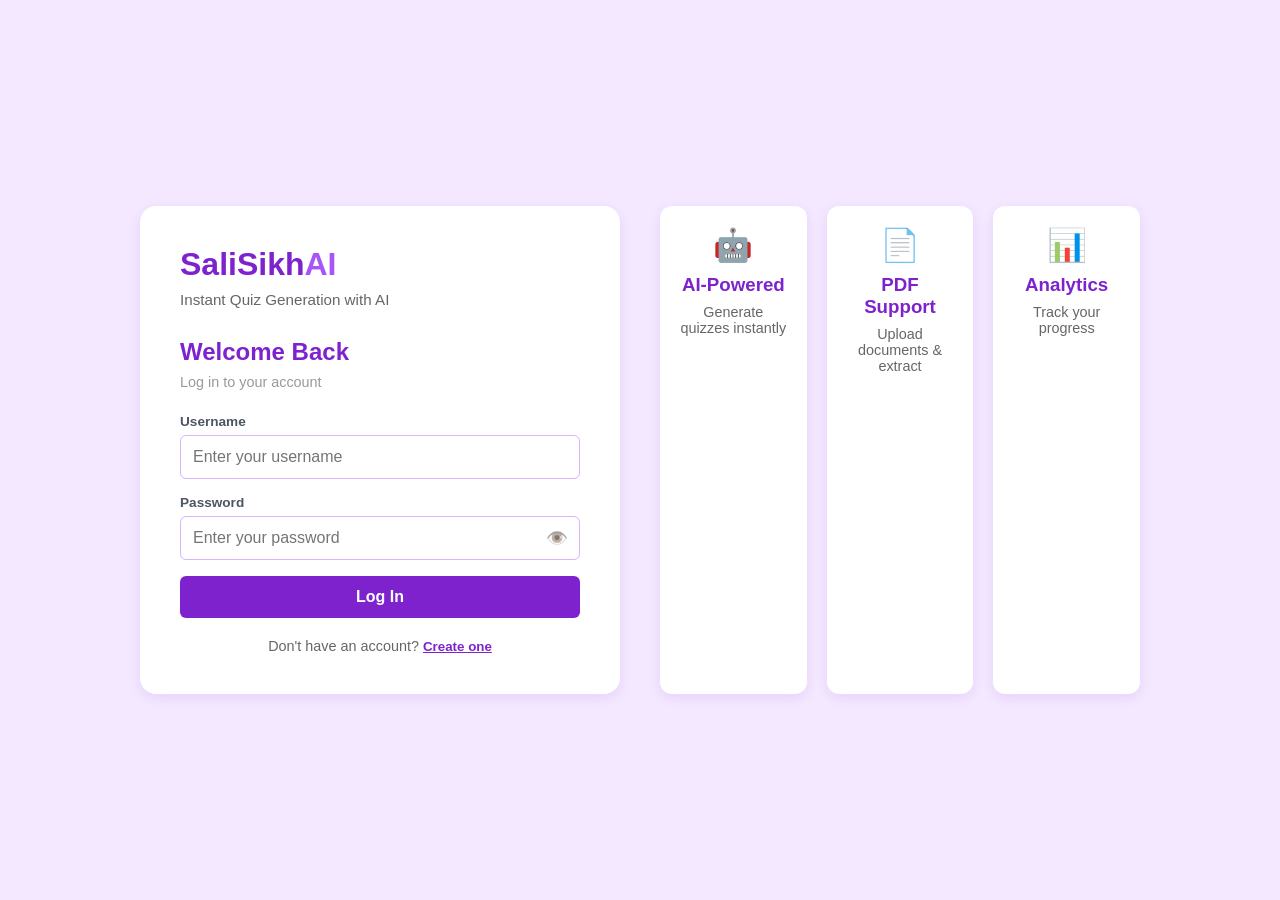
<file: static/index.html>
<!DOCTYPE html>
<html lang="en">
<head>
    <meta charset="UTF-8">
    <meta name="viewport" content="width=device-width, initial-scale=1.0">
    <meta name="theme-color" content="#7e22ce">
    <meta name="description" content="SaliSikhay - AI-Powered Quiz Generation Platform">
    <title>SaliSikhay - Quiz Generator</title>
    <link rel="manifest" href="/manifest.json">
    <link rel="icon" type="image/png" href="data:image/svg+xml,<svg xmlns='http://www.w3.org/2000/svg' viewBox='0 0 192 192'><rect fill='%237e22ce' width='192' height='192'/><text x='96' y='140' font-size='100' font-weight='bold' text-anchor='middle' fill='white'>Q</text></svg>">
    <link rel="stylesheet" href="/static/style.css">
</head>
<body class="auth-body">
    <div class="auth-container">
        <div class="auth-card">
            <div class="logo-section">
                <h1>SaliSikh<span>AI</span></h1>
                <p class="tagline">Instant Quiz Generation with AI</p>
            </div>

            <!-- Login Form -->
            <div id="login-section" class="auth-form active">
                <h2>Welcome Back</h2>
                <p class="subtitle">Log in to your account</p>
                
                <form id="login-form">
                    <div class="input-group">
                        <label for="login-username">Username</label>
                        <input type="text" id="login-username" placeholder="Enter your username" required>
                    </div>
                    
                    <div class="input-group">
                        <label for="login-password">Password</label>
                        <div class="password-wrapper">
                            <input type="password" id="login-password" placeholder="Enter your password" required>
                            <span class="toggle-password" id="toggle-login-password">👁️</span>
                        </div>
                    </div>

                    <p id="login-error" class="error-message"></p>
                    <button type="submit" class="primary-btn">Log In</button>
                </form>

                <p class="auth-switch">Don't have an account? <button class="link-btn" onclick="switchForm('register')">Create one</button></p>
            </div>

            <!-- Register Form -->
            <div id="register-section" class="auth-form">
                <h2>Create Account</h2>
                <p class="subtitle">Join SaliSikhayAI today</p>
                
                <form id="register-form">
                    <div class="input-group">
                        <label for="reg-username">Username</label>
                        <input type="text" id="reg-username" placeholder="Choose a username" required>
                    </div>

                    <div class="input-group">
                        <label for="reg-email">Email</label>
                        <input type="email" id="reg-email" placeholder="Enter your email" required>
                    </div>
                    
                    <div class="input-group">
                        <label for="reg-password">Password</label>
                        <div class="password-wrapper">
                            <input type="password" id="reg-password" placeholder="Min. 8 characters" required>
                            <span class="toggle-password" id="toggle-reg-password">👁️</span>
                        </div>
                    </div>

                    <p id="reg-error" class="error-message"></p>
                    <button type="submit" class="primary-btn">Sign Up</button>
                </form>

                <p class="auth-switch">Already have an account? <button class="link-btn" onclick="switchForm('login')">Log in</button></p>
            </div>
        </div>

        <div class="features-section">
            <div class="feature">
                <span class="feature-icon">🤖</span>
                <h3>AI-Powered</h3>
                <p>Generate quizzes instantly</p>
            </div>
            <div class="feature">
                <span class="feature-icon">📄</span>
                <h3>PDF Support</h3>
                <p>Upload documents &amp; extract</p>
            </div>
            <div class="feature">
                <span class="feature-icon">📊</span>
                <h3>Analytics</h3>
                <p>Track your progress</p>
            </div>
        </div>
    </div>

    <script src="/static/app.js"></script>
</body>
</html>
</file>
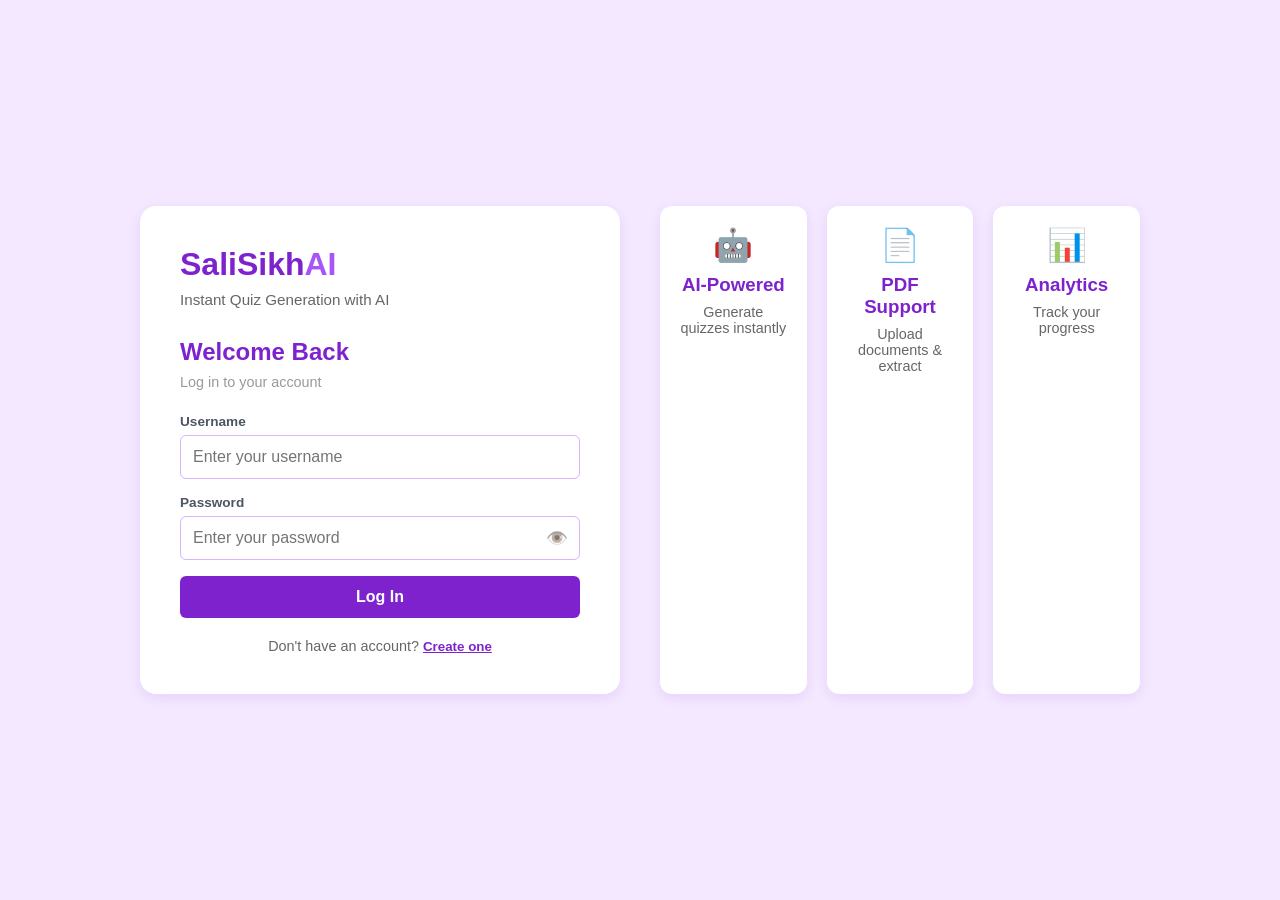
<file: static/dashboard.html>
<!DOCTYPE html>
<html lang="en">
<head>
    <meta charset="UTF-8">
    <meta name="viewport" content="width=device-width, initial-scale=1.0">
    <meta name="theme-color" content="#7e22ce">
    <title>Dashboard - SaliSikhayAI</title>
    <link rel="manifest" href="/manifest.json">
    <link rel="stylesheet" href="/static/style.css">
</head>
<body class="dashboard-body">
    <nav class="navbar">
        <div class="nav-container">
            <h1 class="logo">⚡ SaliSikh<span>AI</span></h1>
            <div class="user-profile">
                <span id="welcome-message">Welcome, User</span>
                <button id="logout-btn" class="logout-link">Log Out</button>
            </div>
        </div>
    </nav>

    <main class="dashboard-container">
        
        <section class="generator-section">
            <h2>Generate New Quizzes</h2>
            <p class="section-desc">Create study quizzes in seconds using AI or upload your documents.</p>
            
            <div class="generator-grid">
                <!-- AI Topic Generator -->
                <div class="gen-card prompt-box">
                    <h3>📝 AI Topic Generator</h3>
                    <form id="ai-generation-form">
                        <div class="input-group">
                            <label for="ai-prompt">What topic would you like to study?</label>
                            <textarea id="ai-prompt" placeholder="e.g., Photosynthesis, JavaScript Promises, World War II..." required></textarea>
                        </div>
                        <div class="input-group">
                            <label for="num-questions">Number of Questions</label>
                            <select id="num-questions" class="form-select" required>
                                <option value="">Select number of questions</option>
                                <option value="5">5 Questions</option>
                                <option value="10">10 Questions</option>
                                <option value="15">15 Questions</option>
                                <option value="20">20 Questions</option>
                            </select>
                        </div>
                        <button type="submit" id="generate-btn" class="primary-btn">✨ Generate with AI</button>
                    </form>
                </div>

                <!-- PDF Upload -->
                <div class="gen-card upload-box" id="drop-zone">
                    <div class="upload-icon">📁</div>
                    <h3>📄 Upload Document</h3>
                    <p>Drag &amp; drop your PDF or text file</p>
                    <span class="file-dummy-btn">Browse Files</span>
                    <input type="file" id="file-input" style="display: none;" accept=".pdf,.txt,application/pdf,text/plain" aria-hidden="true">
                    <div class="input-group" style="margin-top: 15px; pointer-events: auto;">
                        <label for="pdf-num-questions" style="pointer-events: none;">Questions</label>
                        <select id="pdf-num-questions" class="form-select" required style="pointer-events: auto;">
                            <option value="5" selected>5 Questions</option>
                            <option value="10">10 Questions</option>
                            <option value="15">15 Questions</option>
                        </select>
                    </div>
                </div>
            </div>

            <!-- Upload Progress -->
            <div id="upload-progress" class="upload-progress hidden">
                <div class="progress-bar">
                    <div class="progress-fill" id="progress-fill"></div>
                </div>
                <p id="progress-text">Processing...</p>
            </div>
        </section>

        <hr class="section-divider">

        <!-- Filters & Stats -->
        <section class="stats-section">
            <div class="stat-card">
                <div class="stat-value" id="total-quizzes">0</div>
                <div class="stat-label">Quizzes Created</div>
            </div>
            <div class="stat-card">
                <div class="stat-value" id="total-attempts">0</div>
                <div class="stat-label">Attempts Completed</div>
            </div>
            <div class="stat-card">
                <div class="stat-value" id="avg-score">0%</div>
                <div class="stat-label">Average Score</div>
            </div>
        </section>

        <hr class="section-divider">

        <section class="decks-section">
            <div class="section-header">
                <h2>Your Quizzes</h2>
                <div class="filter-group">
                    <select id="sort-filter" class="form-select">
                        <option value="recent">Most Recent</option>
                        <option value="oldest">Oldest First</option>
                        <option value="name">Name (A-Z)</option>
                    </select>
                </div>
            </div>
            
            <div class="decks-grid" id="decks-container">
                <div class="loading-spinner">Loading quizzes...</div>
            </div>
        </section>

    </main>

    <!-- Modal for Quiz Confirmation -->
    <div id="quiz-modal" class="modal hidden">
        <div class="modal-content">
            <button class="modal-close" onclick="closeModal()">&times;</button>
            <h3 id="modal-title">Start Quiz</h3>
            <p id="modal-description"></p>
            <div class="modal-buttons">
                <button class="secondary-btn" onclick="closeModal()">Cancel</button>
                <button class="primary-btn" id="start-quiz-btn">Start Quiz</button>
            </div>
        </div>
    </div>

    <script src="/static/app.js"></script>
    <script src="/static/dashboard.js"></script>
    <script src="/static/voice-control.js"></script>
</body>
</html>
</file>
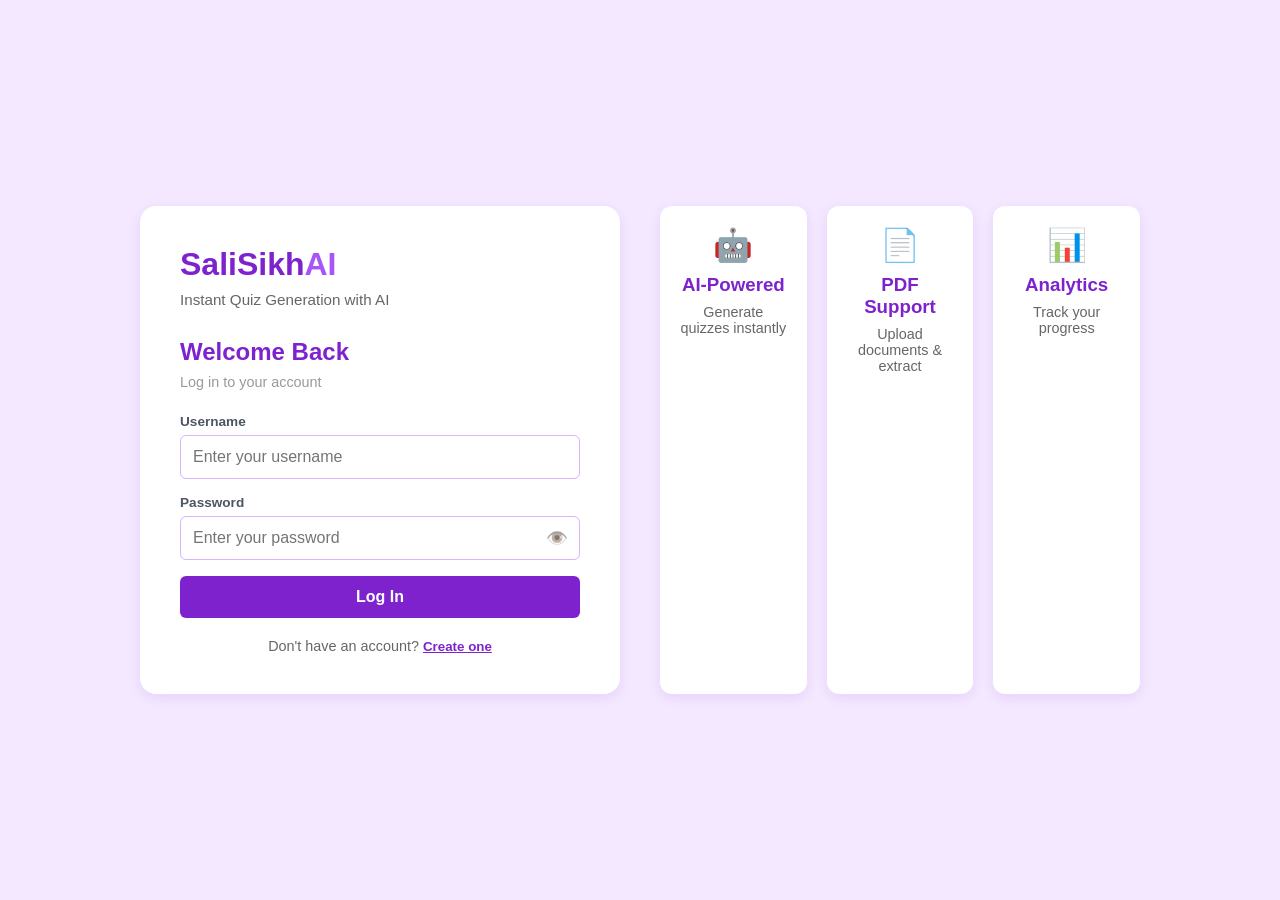
<file: static/quiz.html>
<!DOCTYPE html>
<html lang="en">
<head>
    <meta charset="UTF-8">
    <meta name="viewport" content="width=device-width, initial-scale=1.0">
    <meta name="theme-color" content="#7e22ce">
    <title>Quiz - SaliSikhayAI</title>
    <link rel="manifest" href="/manifest.json">
    <link rel="stylesheet" href="/static/style.css">
</head>
<body class="quiz-body">
    <nav class="quiz-navbar">
        <div class="quiz-nav-container">
            <button class="back-btn" onclick="goBack()">← Back</button>
            <h2 id="quiz-title">Quiz</h2>
            <div class="quiz-timer">
                <span id="timer">00:00</span>
            </div>
        </div>
    </nav>

    <main class="quiz-container">
        <div class="quiz-content">
            <!-- Progress Bar -->
            <div class="progress-section">
                <div class="progress-bar">
                    <div class="progress-fill" id="progress-fill"></div>
                </div>
                <p class="progress-text"><span id="current-question">1</span> of <span id="total-questions">10</span></p>
            </div>

            <!-- Question Display -->
            <div class="question-section">
                <div class="question-badge" id="question-badge">Question 1</div>
                <h3 id="question-text"></h3>

                <!-- Options Container -->
                <div class="options-container" id="options-container"></div>

                <!-- Answer Feedback -->
                <div id="answer-feedback" class="answer-feedback hidden"></div>
            </div>

            <!-- Navigation Buttons -->
            <div class="quiz-controls">
                <button id="prev-btn" class="secondary-btn" onclick="previousQuestion()">← Previous</button>
                <button id="next-btn" class="primary-btn" onclick="nextQuestion()">Next →</button>
            </div>
        </div>

        <!-- Question Navigator Sidebar (Mobile-friendly) -->
        <aside class="question-navigator">
            <h4>Questions</h4>
            <div id="question-navigator" class="navigator-grid"></div>
        </aside>
    </main>

    <script src="/static/app.js"></script>
    <script src="/static/quiz.js"></script>
</body>
</html>
</file>
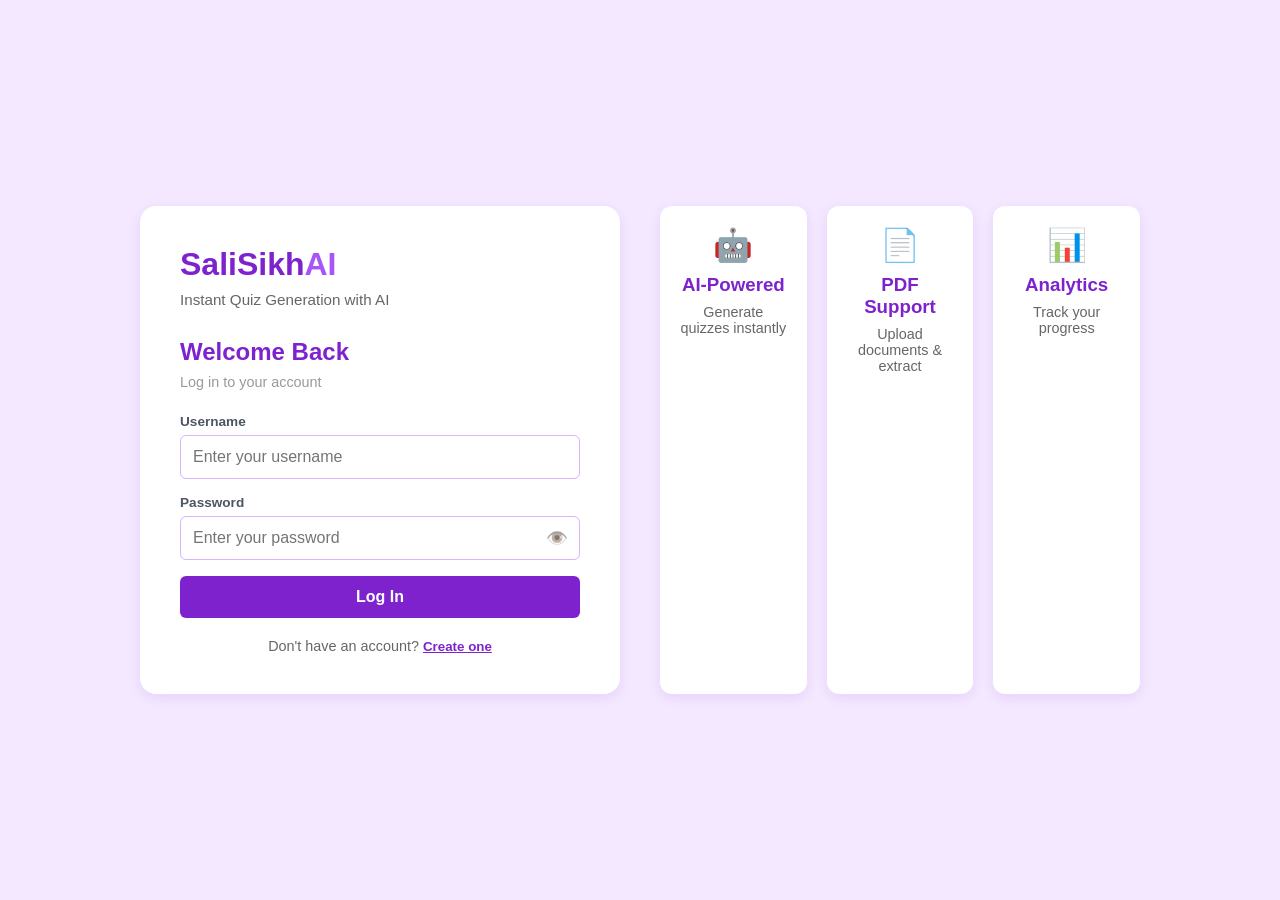
<file: static/results.html>
<!DOCTYPE html>
<html lang="en">
<head>
    <meta charset="UTF-8">
    <meta name="viewport" content="width=device-width, initial-scale=1.0">
    <meta name="theme-color" content="#7e22ce">
    <title>Results - SaliSikhayAI</title>
    <link rel="manifest" href="/manifest.json">
    <link rel="stylesheet" href="/static/style.css">
</head>
<body class="results-body">
    <nav class="navbar">
        <div class="nav-container">
            <h1 class="logo">⚡ SaliSikh<span>AI</span></h1>
            <a href="dashboard.html" class="back-link">← Dashboard</a>
        </div>
    </nav>

    <main class="results-container">
        <div class="results-card">
            <!-- Score Display -->
            <div class="score-display">
                <div class="score-circle" id="score-circle">
                    <div class="score-inner">
                        <span class="score-number" id="score-number">0</span>
                        <span class="score-percent">%</span>
                    </div>
                </div>
                <h2 id="result-message">Great Job!</h2>
                <p id="result-subtitle">You've completed the quiz</p>
            </div>

            <!-- Stats -->
            <div class="results-stats">
                <div class="stat-item">
                    <span class="stat-label">Correct Answers</span>
                    <span class="stat-value" id="stat-correct">0/0</span>
                </div>
                <div class="stat-item">
                    <span class="stat-label">Time Taken</span>
                    <span class="stat-value" id="stat-time">0s</span>
                </div>
                <div class="stat-item">
                    <span class="stat-label">Accuracy</span>
                    <span class="stat-value" id="stat-accuracy">0%</span>
                </div>
            </div>

            <!-- Detailed Results -->
            <div class="detailed-results">
                <h3>Review Your Answers</h3>
                <div id="results-list" class="results-list"></div>
            </div>

            <!-- Action Buttons -->
            <div class="results-actions">
                <button class="secondary-btn" onclick="retakeQuiz()">↻ Retake Quiz</button>
                <button class="primary-btn" onclick="goToDashboard()">Back to Dashboard</button>
            </div>
        </div>
    </main>

    <script src="/static/app.js"></script>
    <script src="/static/results.js"></script>
</body>
</html>
</file>
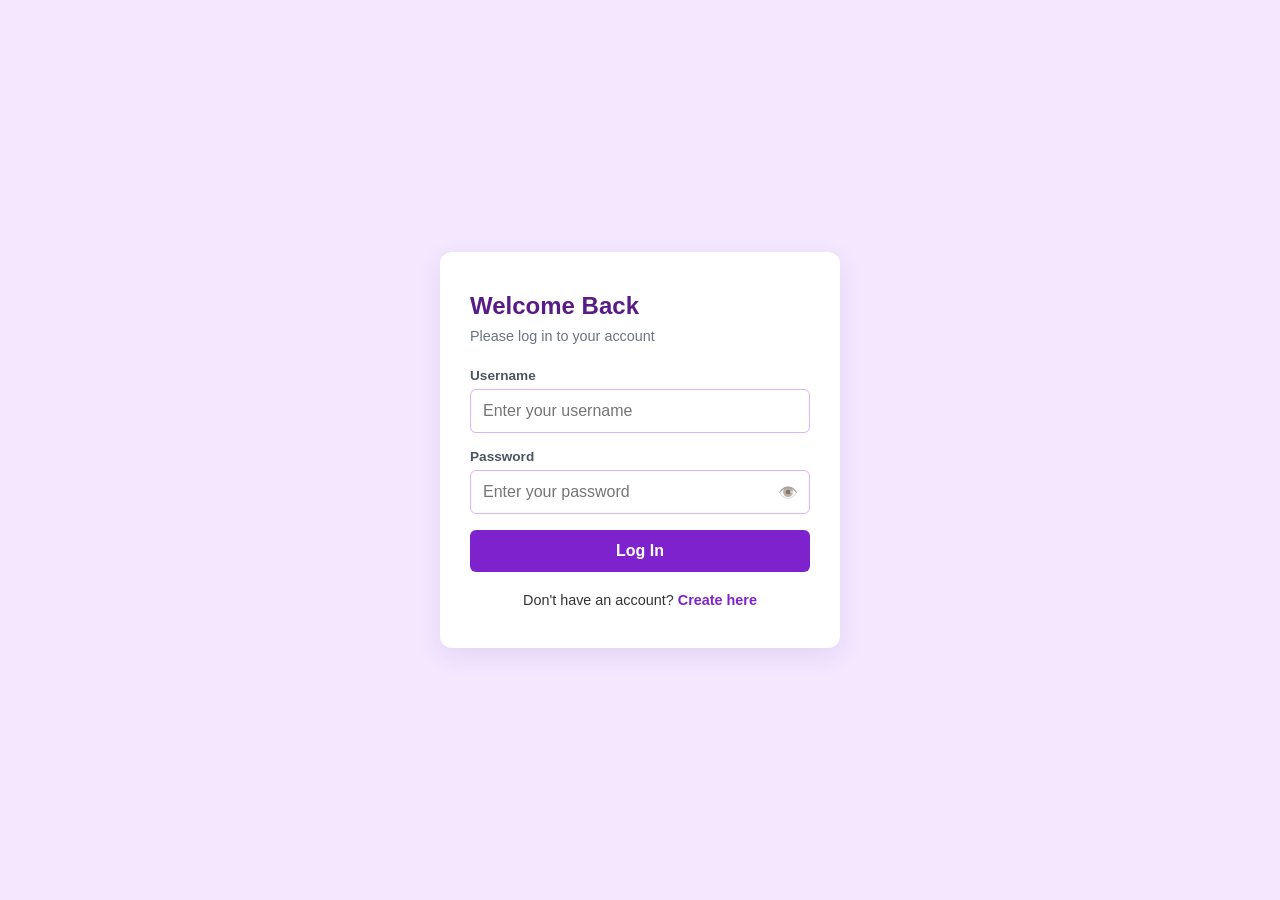
<file: SaliSikhay/SaliSikhay-Educational-System-main/main/login.html>
<!DOCTYPE html>
<html lang="en">
<head>
    <meta charset="UTF-8">
    <meta name="viewport" content="width=device-width, initial-scale=1.0">
    <title>Login System</title>
    <link rel="stylesheet" href="style.css">
</head>
<body>
    <div class="container">
        <h2>Welcome Back</h2>
        <p class="subtitle">Please log in to your account</p>
        
        <form id="login-form">
            <div class="input-group">
                <label for="login-username">Username</label>
                <input type="text" id="login-username" placeholder="Enter your username" required>
            </div>
            
            <div class="input-group">
                <label for="login-password">Password</label>
                <div class="password-wrapper">
                    <input type="password" id="login-password" placeholder="Enter your password" required>
                    <span class="toggle-password" id="toggle-login-password">👁️</span>
                </div>
            </div>

            <p id="login-error" class="error-message"></p>
            
            <button type="submit" class="primary-btn">Log In</button>
        </form>

        <p class="footer-text">Don't have an account? <a href="register.html" class="highlight-link">Create here</a></p>
    </div>

    <script src="script.js"></script>
</body>
</html>
</file>
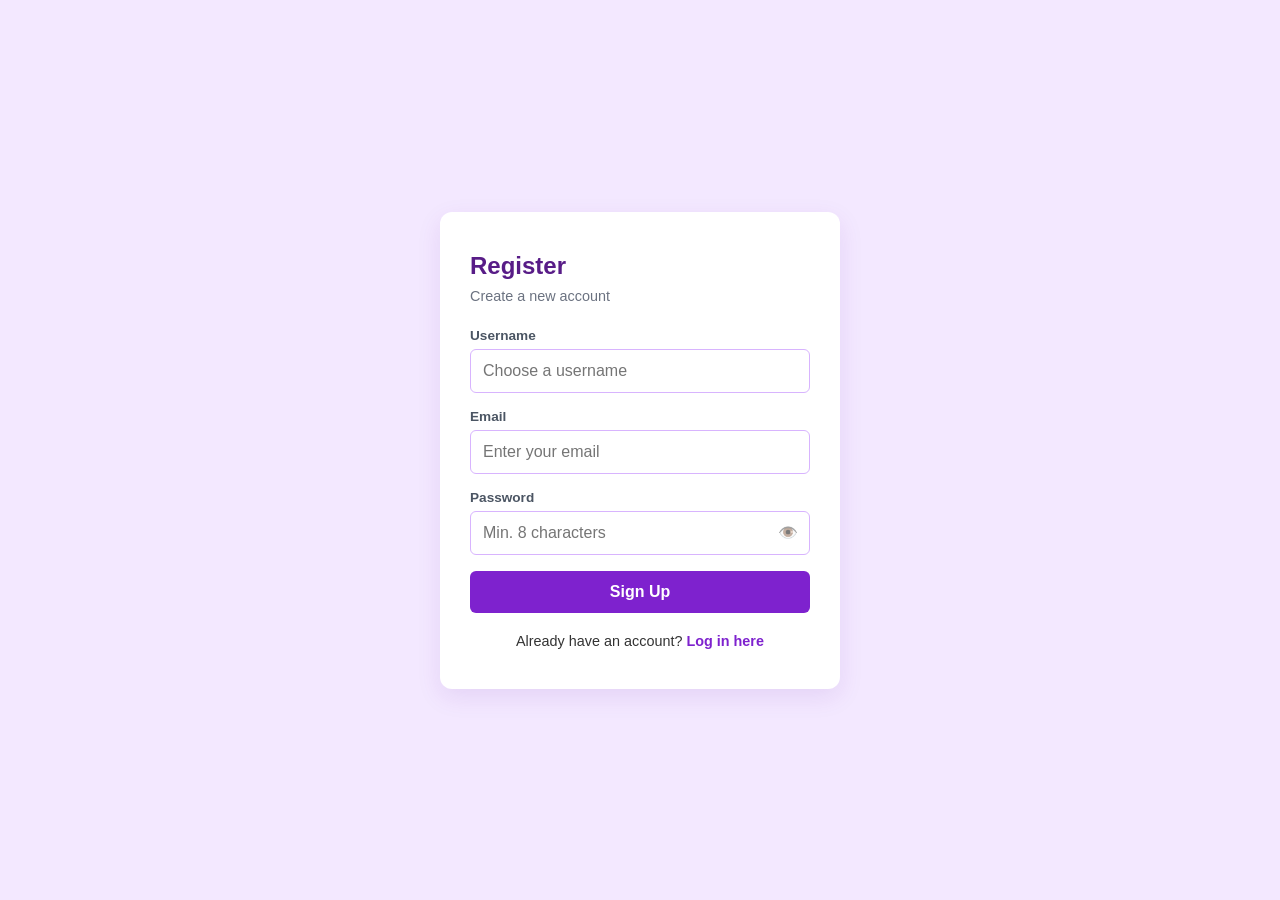
<file: SaliSikhay/SaliSikhay-Educational-System-main/main/register.html>
<!DOCTYPE html>
<html lang="en">
<head>
    <meta charset="UTF-8">
    <meta name="viewport" content="width=device-width, initial-scale=1.0">
    <title>Create an Account</title>
    <link rel="stylesheet" href="style.css">
</head>
<body>
    <div class="container">
        <h2>Register</h2>
        <p class="subtitle">Create a new account</p>
        
        <form id="register-form">
            <div class="input-group">
                <label for="reg-username">Username</label>
                <input type="text" id="reg-username" placeholder="Choose a username" required>
            </div>

            <div class="input-group">
                <label for="reg-email">Email</label>
                <input type="email" id="reg-email" placeholder="Enter your email" required>
            </div>
            
            <div class="input-group">
                <label for="reg-password">Password</label>
                <div class="password-wrapper">
                    <input type="password" id="reg-password" placeholder="Min. 8 characters" required>
                    <span class="toggle-password" id="toggle-reg-password">👁️</span>
                </div>
            </div>

            <p id="reg-error" class="error-message"></p>
            
            <button type="submit" class="primary-btn">Sign Up</button>
        </form>

        <p class="footer-text">Already have an account? <a href="login.html" class="highlight-link">Log in here</a></p>
    </div>

    <script src="script.js"></script>
</body>
</html>
</file>
<file: static/style.css>
/* Base Reset and Font */
* {
    margin: 0;
    padding: 0;
    box-sizing: border-box;
    font-family: 'Segoe UI', Tahoma, Geneva, Verdana, sans-serif;
}

/* CSS Variables */
:root {
    --primary: #7e22ce;
    --primary-dark: #6b21a8;
    --primary-light: #a855f7;
    --secondary: #e9d5ff;
    --danger: #dc2626;
    --success: #10b981;
    --warning: #f59e0b;
    --gray-100: #f3f4f6;
    --gray-200: #e5e7eb;
    --gray-400: #9ca3af;
    --gray-600: #4b5563;
    --shadow: 0 4px 12px rgba(126, 34, 206, 0.1);
}

body {
    background-color: #f3e8ff;
    min-height: 100vh;
    color: #333;
}

/* Auth Pages */
.auth-body {
    display: flex;
    justify-content: center;
    align-items: center;
    padding: 20px;
}

.auth-container {
    display: grid;
    grid-template-columns: 1fr 1fr;
    gap: 40px;
    max-width: 1000px;
    width: 100%;
}

@media (max-width: 768px) {
    .auth-container {
        grid-template-columns: 1fr;
        gap: 20px;
    }
}

.auth-card {
    background: white;
    padding: 40px;
    border-radius: 16px;
    box-shadow: var(--shadow);
}

.logo-section {
    margin-bottom: 30px;
}

.logo-section h1 {
    font-size: 2rem;
    color: var(--primary);
    margin-bottom: 8px;
}

.logo-section span {
    color: var(--primary-light);
}

.tagline {
    color: #666;
    font-size: 0.95rem;
}

.auth-form {
    display: none;
}

.auth-form.active {
    display: block;
    animation: fadeIn 0.3s ease;
}

@keyframes fadeIn {
    from {
        opacity: 0;
        transform: translateY(10px);
    }
    to {
        opacity: 1;
        transform: translateY(0);
    }
}

.auth-form h2 {
    color: var(--primary);
    margin-bottom: 8px;
}

.subtitle {
    color: #999;
    font-size: 0.9rem;
    margin-bottom: 24px;
}

.input-group {
    margin-bottom: 16px;
    display: flex;
    flex-direction: column;
}

.input-group label {
    font-size: 0.85rem;
    font-weight: 600;
    margin-bottom: 6px;
    color: var(--gray-600);
}

.input-group input,
.input-group textarea,
.input-group select {
    padding: 12px;
    border: 1px solid #d8b4fe;
    border-radius: 6px;
    font-size: 1rem;
    outline: none;
    transition: border-color 0.3s ease;
}

.input-group input:focus,
.input-group textarea:focus,
.input-group select:focus {
    border-color: var(--primary);
    box-shadow: 0 0 0 3px rgba(126, 34, 206, 0.1);
}

.input-group textarea {
    resize: none;
    height: 90px;
    font-family: inherit;
}

.password-wrapper {
    position: relative;
    display: flex;
    align-items: center;
}

.password-wrapper input {
    width: 100%;
    padding-right: 40px;
}

.toggle-password {
    position: absolute;
    right: 12px;
    cursor: pointer;
    user-select: none;
    opacity: 0.6;
    background: none;
    border: none;
    font-size: 1.1rem;
}

.toggle-password:hover {
    opacity: 1;
}

/* Buttons */
.primary-btn,
.secondary-btn {
    padding: 12px 24px;
    border: none;
    border-radius: 6px;
    font-size: 1rem;
    font-weight: 600;
    cursor: pointer;
    transition: all 0.2s ease;
    width: 100%;
}

.primary-btn {
    background-color: var(--primary);
    color: white;
}

.primary-btn:hover {
    background-color: var(--primary-dark);
    transform: translateY(-2px);
    box-shadow: 0 8px 16px rgba(126, 34, 206, 0.3);
}

.primary-btn:disabled {
    opacity: 0.6;
    cursor: not-allowed;
}

.secondary-btn {
    background-color: var(--secondary);
    color: var(--primary);
    border: 1px solid #d8b4fe;
}

.secondary-btn:hover {
    background-color: #f3e8ff;
}

.link-btn {
    background: none;
    border: none;
    color: var(--primary);
    cursor: pointer;
    font-weight: 600;
    text-decoration: underline;
}

.link-btn:hover {
    color: var(--primary-dark);
}

/* Auth Switch */
.auth-switch {
    text-align: center;
    margin-top: 20px;
    font-size: 0.9rem;
    color: #666;
}

/* Error Messages */
.error-message {
    color: var(--danger);
    font-size: 0.85rem;
    text-align: center;
    margin-bottom: 10px;
}

/* Features Section */
.features-section {
    display: grid;
    grid-template-columns: repeat(3, 1fr);
    gap: 20px;
}

@media (max-width: 768px) {
    .features-section {
        grid-template-columns: 1fr;
    }
}

.feature {
    background: white;
    padding: 20px;
    border-radius: 12px;
    text-align: center;
    box-shadow: var(--shadow);
}

.feature-icon {
    font-size: 2rem;
    display: block;
    margin-bottom: 10px;
}

.feature h3 {
    color: var(--primary);
    margin-bottom: 8px;
}

.feature p {
    color: #666;
    font-size: 0.9rem;
}

/* Dashboard */
.dashboard-body {
    background-color: #f8f5fe;
}

.navbar {
    background-color: white;
    border-bottom: 1px solid var(--secondary);
    padding: 15px 0;
    position: sticky;
    top: 0;
    z-index: 100;
    box-shadow: 0 2px 4px rgba(0, 0, 0, 0.05);
}

.nav-container {
    max-width: 1200px;
    margin: 0 auto;
    padding: 0 20px;
    display: flex;
    justify-content: space-between;
    align-items: center;
}

.logo {
    font-size: 1.5rem;
    color: var(--primary);
    margin: 0;
}

.logo span {
    color: var(--primary-light);
}

.user-profile {
    display: flex;
    align-items: center;
    gap: 15px;
}

.logout-link {
    background: transparent;
    border: 1px solid var(--primary);
    color: var(--primary);
    padding: 6px 14px;
    border-radius: 6px;
    cursor: pointer;
    font-weight: 600;
    transition: all 0.2s;
}

.logout-link:hover {
    background-color: #f3e8ff;
}

.dashboard-container {
    max-width: 1200px;
    margin: 40px auto;
    padding: 0 20px;
}

.section-desc {
    color: #999;
    margin-bottom: 24px;
}

.section-divider {
    border: 0;
    height: 1px;
    background-color: var(--secondary);
    margin: 40px 0;
}

/* Generator Section */
.generator-grid {
    display: grid;
    grid-template-columns: 1fr 1fr;
    gap: 24px;
}

@media (max-width: 768px) {
    .generator-grid {
        grid-template-columns: 1fr;
    }
}

.gen-card {
    background: white;
    border: 1px solid var(--secondary);
    border-radius: 12px;
    padding: 24px;
    box-shadow: var(--shadow);
}

.gen-card h3 {
    color: var(--primary);
    margin-bottom: 15px;
    font-size: 1.15rem;
}

.form-select {
    width: 100%;
    padding: 10px;
    border: 1px solid #d8b4fe;
    border-radius: 6px;
    background-color: white;
    cursor: pointer;
}

/* Upload Box */
.upload-box {
    display: flex;
    flex-direction: column;
    align-items: center;
    justify-content: center;
    text-align: center;
    border: 2px dashed #c084fc;
    background-color: #faf5ff;
    cursor: pointer;
    transition: background-color 0.3s ease;
    min-height: 250px;
    pointer-events: auto;
    user-select: none;
}

.upload-box:hover {
    background-color: #f3e8ff;
}

.upload-icon {
    font-size: 2.5rem;
    margin-bottom: 10px;
    pointer-events: none;
}

.upload-box p {
    font-size: 0.9rem;
    color: #999;
    margin-bottom: 15px;
    max-width: 250px;
    pointer-events: none;
}

.file-dummy-btn {
    background: white;
    border: 1px solid #d8b4fe;
    padding: 8px 16px;
    border-radius: 6px;
    font-weight: 600;
    font-size: 0.85rem;
    color: var(--primary);
    cursor: pointer;
    pointer-events: auto;
    transition: all 0.2s ease;
}

.file-dummy-btn:hover {
    background-color: #f3e8ff;
    border-color: var(--primary);
}

/* Upload Progress */
.upload-progress {
    margin-top: 20px;
    padding: 16px;
    background: white;
    border-radius: 12px;
    box-shadow: var(--shadow);
}

.upload-progress.hidden {
    display: none;
}

.progress-bar {
    width: 100%;
    height: 8px;
    background-color: #e9d5ff;
    border-radius: 4px;
    overflow: hidden;
    margin-bottom: 10px;
}

.progress-fill {
    height: 100%;
    background: linear-gradient(90deg, var(--primary), var(--primary-light));
    width: 0%;
    transition: width 0.3s ease;
}

.progress-text {
    font-size: 0.9rem;
    color: #666;
}

/* Stats Section */
.stats-section {
    display: grid;
    grid-template-columns: repeat(3, 1fr);
    gap: 20px;
}

@media (max-width: 768px) {
    .stats-section {
        grid-template-columns: 1fr;
    }
}

.stat-card {
    background: white;
    padding: 20px;
    border-radius: 12px;
    text-align: center;
    box-shadow: var(--shadow);
}

.stat-value {
    font-size: 2rem;
    font-weight: 700;
    color: var(--primary);
    margin-bottom: 8px;
}

.stat-label {
    font-size: 0.9rem;
    color: #999;
}

/* Section Header */
.section-header {
    display: flex;
    justify-content: space-between;
    align-items: center;
    margin-bottom: 20px;
    flex-wrap: wrap;
    gap: 10px;
}

.filter-group {
    display: flex;
    gap: 10px;
}

/* Decks Grid */
.decks-grid {
    display: grid;
    grid-template-columns: repeat(auto-fill, minmax(300px, 1fr));
    gap: 20px;
}

@media (max-width: 768px) {
    .decks-grid {
        grid-template-columns: 1fr;
    }
}

/* Quiz Card */
.quiz-card {
    background-color: white;
    border: 1px solid var(--secondary);
    border-radius: 12px;
    padding: 20px;
    box-shadow: var(--shadow);
    display: flex;
    flex-direction: column;
    justify-content: space-between;
    min-height: 180px;
    transition: transform 0.2s, box-shadow 0.2s;
}

.quiz-card:hover {
    transform: translateY(-4px);
    box-shadow: 0 8px 20px rgba(126, 34, 206, 0.15);
}

.quiz-badge {
    display: inline-block;
    background-color: var(--secondary);
    color: var(--primary);
    padding: 4px 10px;
    border-radius: 4px;
    font-size: 0.75rem;
    font-weight: 600;
    margin-bottom: 10px;
    width: fit-content;
}

.quiz-info h4 {
    color: #3b0764;
    font-size: 1.1rem;
    margin: 10px 0;
    line-height: 1.4;
}

.quiz-meta {
    font-size: 0.85rem;
    color: var(--primary);
    font-weight: 600;
}

.quiz-date {
    font-size: 0.8rem;
    color: #999;
    margin-top: 8px;
}

.quiz-actions {
    display: flex;
    justify-content: space-between;
    align-items: center;
    margin-top: 15px;
    padding-top: 15px;
    border-top: 1px solid var(--secondary);
    gap: 10px;
}

.study-btn {
    flex: 1;
    background-color: #faf5ff;
    border: 1px solid #d8b4fe;
    color: var(--primary);
    padding: 8px 16px;
    border-radius: 6px;
    cursor: pointer;
    font-weight: 600;
    font-size: 0.85rem;
    transition: all 0.2s;
}

.study-btn:hover {
    background-color: var(--primary);
    color: white;
}

.delete-btn {
    background: transparent;
    border: none;
    color: #9ca3af;
    cursor: pointer;
    font-size: 1.1rem;
    padding: 5px;
    transition: color 0.2s;
}

.delete-btn:hover {
    color: var(--danger);
}

/* Empty State */
.empty-state {
    grid-column: 1 / -1;
    text-align: center;
    background: white;
    border: 1px dashed #d8b4fe;
    border-radius: 12px;
    padding: 40px;
    color: #999;
}

/* Loading Spinner */
.loading-spinner {
    grid-column: 1 / -1;
    text-align: center;
    padding: 40px;
    color: var(--primary);
}

/* Modal */
.modal {
    position: fixed;
    top: 0;
    left: 0;
    width: 100%;
    height: 100%;
    background: rgba(0, 0, 0, 0.5);
    display: flex;
    align-items: center;
    justify-content: center;
    z-index: 1000;
}

.modal.hidden {
    display: none;
}

.modal-content {
    background: white;
    padding: 30px;
    border-radius: 12px;
    max-width: 400px;
    width: 90%;
    position: relative;
    animation: slideUp 0.3s ease;
}

@keyframes slideUp {
    from {
        transform: translateY(50px);
        opacity: 0;
    }
    to {
        transform: translateY(0);
        opacity: 1;
    }
}

.modal-close {
    position: absolute;
    top: 10px;
    right: 10px;
    background: none;
    border: none;
    font-size: 1.5rem;
    cursor: pointer;
    color: #999;
}

.modal-content h3 {
    color: var(--primary);
    margin-bottom: 10px;
}

.modal-content p {
    color: #666;
    margin-bottom: 20px;
}

.modal-buttons {
    display: flex;
    gap: 10px;
}

.modal-buttons button {
    flex: 1;
}

/* Quiz Page */
.quiz-body {
    background-color: #f8f5fe;
}

.quiz-navbar {
    background-color: white;
    border-bottom: 1px solid var(--secondary);
    padding: 15px 0;
    position: sticky;
    top: 0;
    z-index: 100;
}

.quiz-nav-container {
    max-width: 1200px;
    margin: 0 auto;
    padding: 0 20px;
    display: flex;
    justify-content: space-between;
    align-items: center;
}

.back-btn {
    background: transparent;
    border: none;
    color: var(--primary);
    cursor: pointer;
    font-weight: 600;
    padding: 6px 12px;
}

.back-btn:hover {
    background-color: var(--secondary);
    border-radius: 6px;
}

.quiz-timer {
    font-size: 1.1rem;
    color: var(--primary);
    font-weight: 600;
}

.quiz-container {
    display: grid;
    grid-template-columns: 1fr 250px;
    gap: 20px;
    max-width: 1200px;
    margin: 20px auto;
    padding: 0 20px;
}

@media (max-width: 768px) {
    .quiz-container {
        grid-template-columns: 1fr;
    }
}

.quiz-content {
    background: white;
    padding: 30px;
    border-radius: 12px;
    box-shadow: var(--shadow);
}

.progress-section {
    margin-bottom: 30px;
}

.progress-bar {
    width: 100%;
    height: 8px;
    background-color: #e9d5ff;
    border-radius: 4px;
    overflow: hidden;
    margin-bottom: 10px;
}

.progress-fill {
    height: 100%;
    background: linear-gradient(90deg, var(--primary), var(--primary-light));
    width: 0%;
    transition: width 0.3s ease;
}

.progress-text {
    font-size: 0.9rem;
    color: #999;
}

.question-section {
    margin: 40px 0;
}

.question-badge {
    display: inline-block;
    background-color: var(--secondary);
    color: var(--primary);
    padding: 6px 12px;
    border-radius: 6px;
    font-size: 0.8rem;
    font-weight: 600;
    margin-bottom: 15px;
}

#question-text {
    color: #333;
    margin-bottom: 25px;
    line-height: 1.6;
    font-size: 1.1rem;
}

/* Options */
.options-container {
    display: flex;
    flex-direction: column;
    gap: 12px;
    margin-bottom: 30px;
}

.option-label {
    display: flex;
    align-items: center;
    padding: 15px;
    border: 2px solid #e9d5ff;
    border-radius: 8px;
    cursor: pointer;
    transition: all 0.2s;
    background-color: white;
}

.option-label:hover {
    border-color: var(--primary-light);
    background-color: #faf5ff;
}

.option-label.selected {
    border-color: var(--primary);
    background-color: var(--secondary);
}

.option-label input[type="radio"] {
    margin-right: 12px;
    cursor: pointer;
    width: 18px;
    height: 18px;
}

.answer-feedback {
    padding: 15px;
    border-radius: 8px;
    margin: 20px 0;
    display: none;
}

.answer-feedback.hidden {
    display: none;
}

.answer-feedback.show {
    display: block;
}

/* Quiz Controls */
.quiz-controls {
    display: flex;
    gap: 10px;
    margin-top: 30px;
}

.quiz-controls button {
    flex: 1;
}

/* Question Navigator */
.question-navigator {
    background: white;
    padding: 20px;
    border-radius: 12px;
    box-shadow: var(--shadow);
    height: fit-content;
    position: sticky;
    top: 80px;
}

.question-navigator h4 {
    color: var(--primary);
    margin-bottom: 15px;
}

.navigator-grid {
    display: grid;
    grid-template-columns: repeat(4, 1fr);
    gap: 8px;
}

@media (max-width: 768px) {
    .navigator-grid {
        grid-template-columns: repeat(5, 1fr);
    }
}

.nav-btn {
    aspect-ratio: 1;
    border: 2px solid #e9d5ff;
    border-radius: 6px;
    background: white;
    color: var(--primary);
    cursor: pointer;
    font-weight: 600;
    transition: all 0.2s;
}

.nav-btn:hover {
    border-color: var(--primary);
}

.nav-btn.current {
    background-color: var(--primary);
    color: white;
    border-color: var(--primary);
}

.nav-btn.answered {
    background-color: var(--secondary);
    border-color: var(--primary);
}

/* Results Page */
.results-body {
    background-color: #f8f5fe;
}

.results-container {
    max-width: 800px;
    margin: 30px auto;
    padding: 0 20px;
}

.results-card {
    background: white;
    padding: 40px;
    border-radius: 16px;
    box-shadow: var(--shadow);
}

.score-display {
    text-align: center;
    margin-bottom: 40px;
}

.score-circle {
    width: 200px;
    height: 200px;
    margin: 0 auto 20px;
    border-radius: 50%;
    display: flex;
    align-items: center;
    justify-content: center;
    background: linear-gradient(135deg, var(--primary), var(--primary-light));
    box-shadow: 0 8px 20px rgba(126, 34, 206, 0.3);
}

.score-inner {
    text-align: center;
    color: white;
}

.score-number {
    font-size: 3.5rem;
    font-weight: bold;
    display: block;
}

.score-percent {
    font-size: 1.5rem;
    font-weight: 600;
}

#result-message {
    color: var(--primary);
    margin-bottom: 8px;
}

#result-subtitle {
    color: #999;
}

/* Results Stats */
.results-stats {
    display: grid;
    grid-template-columns: repeat(3, 1fr);
    gap: 20px;
    margin: 30px 0;
    padding: 20px 0;
    border-top: 1px solid var(--secondary);
    border-bottom: 1px solid var(--secondary);
}

@media (max-width: 768px) {
    .results-stats {
        grid-template-columns: 1fr;
    }
}

.stat-item {
    text-align: center;
}

.stat-label {
    font-size: 0.9rem;
    color: #999;
    display: block;
    margin-bottom: 8px;
}

.stat-value {
    font-size: 1.5rem;
    font-weight: 700;
    color: var(--primary);
}

/* Detailed Results */
.detailed-results {
    margin-top: 30px;
}

.detailed-results h3 {
    color: var(--primary);
    margin-bottom: 20px;
}

.results-list {
    display: flex;
    flex-direction: column;
    gap: 12px;
}

.result-item {
    padding: 15px;
    border: 2px solid #e9d5ff;
    border-radius: 8px;
    background-color: #faf5ff;
}

.result-item.correct {
    border-color: #10b981;
    background-color: #f0fdf4;
}

.result-item.incorrect {
    border-color: var(--danger);
    background-color: #fef2f2;
}

.result-question {
    display: flex;
    gap: 12px;
}

.result-icon {
    font-size: 1.3rem;
    font-weight: bold;
    min-width: 30px;
    text-align: center;
}

.result-item.correct .result-icon {
    color: #10b981;
}

.result-item.incorrect .result-icon {
    color: var(--danger);
}

.result-content {
    flex: 1;
}

.result-text {
    font-weight: 600;
    color: var(--primary);
    margin-bottom: 8px;
}

.result-answer {
    font-size: 0.9rem;
    color: #666;
}

.result-correct {
    font-size: 0.9rem;
    color: #10b981;
    margin-top: 8px;
    font-weight: 500;
}

/* Results Actions */
.results-actions {
    display: flex;
    gap: 10px;
    margin-top: 30px;
}

.results-actions button {
    flex: 1;
}

/* Notifications */
.notification {
    position: fixed;
    bottom: 20px;
    right: 20px;
    padding: 16px 24px;
    border-radius: 8px;
    color: white;
    font-weight: 600;
    z-index: 2000;
    animation: slideInRight 0.3s ease;
}

@keyframes slideInRight {
    from {
        transform: translateX(400px);
        opacity: 0;
    }
    to {
        transform: translateX(0);
        opacity: 1;
    }
}

.notification-success {
    background: var(--success);
}

.notification-error {
    background: var(--danger);
}

/* Utility Classes */
.hidden {
    display: none !important;
}

.link {
    color: var(--primary);
    text-decoration: none;
    cursor: pointer;
}

.link:hover {
    text-decoration: underline;
}

/* Mobile Optimizations */
@media (max-width: 480px) {
    .auth-card {
        padding: 20px;
    }

    .results-card {
        padding: 20px;
    }

    .quiz-content {
        padding: 15px;
    }

    .score-circle {
        width: 150px;
        height: 150px;
    }

    .score-number {
        font-size: 2.5rem;
    }

    .score-percent {
        font-size: 1.1rem;
    }
}

/* PWA Install Prompt */
.pwa-install-prompt {
    position: fixed;
    bottom: 20px;
    left: 20px;
    background: white;
    padding: 16px;
    border-radius: 12px;
    box-shadow: 0 8px 24px rgba(0, 0, 0, 0.15);
    max-width: 300px;
    z-index: 1000;
}

.pwa-install-prompt p {
    margin-bottom: 12px;
    color: #333;
}

.pwa-install-prompt button {
    width: 100%;
    padding: 10px;
    margin-bottom: 8px;
    cursor: pointer;
}


/* ===== VOICE CONTROL STYLES ===== */

#voice-control-container {
    position: fixed;
    bottom: 30px;
    right: 30px;
    z-index: 999;
    font-family: 'Segoe UI', Tahoma, Geneva, Verdana, sans-serif;
}

.voice-control-panel {
    display: flex;
    align-items: center;
    gap: 12px;
    background: white;
    padding: 12px;
    border-radius: 50px;
    box-shadow: 0 4px 20px rgba(126, 34, 206, 0.2);
    animation: slideIn 0.3s ease;
}

@keyframes slideIn {
    from {
        opacity: 0;
        transform: translateY(20px) translateX(20px);
    }
    to {
        opacity: 1;
        transform: translateY(0) translateX(0);
    }
}

.voice-mic-btn {
    background: linear-gradient(135deg, #7e22ce 0%, #a855f7 100%);
    border: none;
    border-radius: 50%;
    width: 50px;
    height: 50px;
    padding: 0;
    cursor: pointer;
    display: flex;
    align-items: center;
    justify-content: center;
    font-size: 24px;
    transition: all 0.3s ease;
    box-shadow: 0 2px 8px rgba(126, 34, 206, 0.3);
}

.voice-mic-btn:hover {
    transform: scale(1.1);
    box-shadow: 0 4px 12px rgba(126, 34, 206, 0.4);
}

.voice-mic-btn:active {
    transform: scale(0.95);
}

.voice-icon {
    display: block;
    animation: pulse 0.5s ease-in-out;
}

@keyframes pulse {
    0%, 100% { transform: scale(1); }
    50% { transform: scale(1.1); }
}

.voice-info {
    display: flex;
    flex-direction: column;
    gap: 4px;
    max-width: 250px;
}

.voice-status-badge {
    display: flex;
    align-items: center;
    gap: 6px;
    font-size: 13px;
    font-weight: 600;
    padding: 4px 8px;
    border-radius: 20px;
    white-space: nowrap;
}

.voice-status-badge.idle {
    color: #7e22ce;
    background: #f3e8ff;
}

.voice-status-badge.listening {
    color: #1976d2;
    background: #e3f2fd;
    animation: blink 1s infinite;
}

.voice-status-badge.creating {
    color: #f57c00;
    background: #fff3e0;
    animation: spin 1s linear infinite;
}

.voice-status-badge.success {
    color: #10b981;
    background: #ecfdf5;
    animation: slideIn 0.5s ease;
}

.voice-status-badge.error {
    color: #dc2626;
    background: #fee2e2;
}

@keyframes blink {
    0%, 49%, 100% { opacity: 1; }
    50%, 99% { opacity: 0.5; }
}

@keyframes spin {
    from { transform: rotate(0deg); }
    to { transform: rotate(360deg); }
}

.voice-transcript {
    font-size: 13px;
    color: #333;
    max-height: 80px;
    overflow-y: auto;
    min-height: 36px;
    padding: 6px 8px;
    background: #f9fafb;
    border-radius: 6px;
    border-left: 3px solid #7e22ce;
    line-height: 1.4;
    word-wrap: break-word;
    word-break: break-word;
}

/* Mobile responsiveness */
@media (max-width: 768px) {
    #voice-control-container {
        bottom: 20px;
        right: 20px;
    }
    
    .voice-control-panel {
        gap: 8px;
        padding: 10px;
    }
    
    .voice-mic-btn {
        width: 44px;
        height: 44px;
        font-size: 20px;
    }
    
    .voice-info {
        display: none;
    }
    
    .voice-control-panel:hover .voice-info {
        display: flex;
        position: absolute;
        bottom: 60px;
        right: 0;
        background: white;
        padding: 10px 12px;
        border-radius: 8px;
        box-shadow: 0 4px 16px rgba(126, 34, 206, 0.15);
        z-index: 1000;
        width: 280px;
    }
    
    .voice-control-panel:hover .voice-transcript {
        font-size: 13px;
        max-height: 100px;
    }
        box-shadow: 0 2px 8px rgba(0, 0, 0, 0.1);
    }
}
</file>
<file: SaliSikhay/SaliSikhay-Educational-System-main/main/style.css>
/* Base Reset and Font */
* {
    margin: 0;
    padding: 0;
    box-sizing: border-box;
    font-family: 'Segoe UI', Tahoma, Geneva, Verdana, sans-serif;
}

/* Global Background Setup */
body {
    background-color: #f3e8ff; /* Soft lavender */
    min-height: 100vh;
    color: #333;
}

/* Login layout center helper */
body:not(.dashboard-body) {
    display: flex;
    justify-content: center;
    align-items: center;
}

/* --- AUTH PAGES CONTAINERS --- */
.container {
    background-color: #ffffff;
    width: 100%;
    max-width: 400px;
    padding: 40px 30px;
    border-radius: 12px;
    box-shadow: 0 8px 24px rgba(107, 33, 168, 0.1);
}

h2 {
    color: #581c87; /* Deep purple */
    margin-bottom: 8px;
}

.subtitle {
    color: #6b7280;
    font-size: 0.9rem;
    margin-bottom: 24px;
}

/* Form Inputs */
.input-group {
    margin-bottom: 16px;
    display: flex;
    flex-direction: column;
}

.input-group label {
    font-size: 0.85rem;
    font-weight: 600;
    margin-bottom: 6px;
    color: #4b5563;
}

.input-group input, .input-group textarea {
    padding: 12px;
    border: 1px solid #d8b4fe;
    border-radius: 6px;
    font-size: 1rem;
    outline: none;
    transition: border-color 0.3s ease;
}

.input-group textarea {
    resize: none;
    height: 90px;
    font-size: 0.95rem;
}

.input-group input:focus, .input-group textarea:focus {
    border-color: #7e22ce;
}

/* Password eye wrapper */
.password-wrapper {
    position: relative;
    display: flex;
    align-items: center;
}
.password-wrapper input {
    width: 100%;
    padding-right: 40px;
}
.toggle-password {
    position: absolute;
    right: 12px;
    cursor: pointer;
    user-select: none;
    opacity: 0.6;
}

/* Global Buttons & Links */
.primary-btn {
    width: 100%;
    padding: 12px;
    background-color: #7e22ce;
    color: white;
    border: none;
    border-radius: 6px;
    font-size: 1rem;
    font-weight: bold;
    cursor: pointer;
    transition: background-color 0.2s ease;
}
.primary-btn:hover {
    background-color: #6b21a8;
}

.footer-text {
    text-align: center;
    margin-top: 20px;
    font-size: 0.9rem;
}
.highlight-link {
    color: #7e22ce;
    font-weight: bold;
    text-decoration: none;
}
.highlight-link:hover {
    text-decoration: underline;
}
.error-message {
    color: #dc2626;
    font-size: 0.85rem;
    text-align: center;
    margin-bottom: 10px;
}

/* --- DASHBOARD SPECIFIC COMPONENTS --- */
.dashboard-body {
    background-color: #f8f5fe;
}

/* Top Navbar Navbar Layout */
.navbar {
    background-color: #ffffff;
    border-bottom: 1px solid #e9d5ff;
    padding: 15px 0;
    position: sticky;
    top: 0;
    z-index: 100;
}
.nav-container {
    max-width: 1140px;
    margin: 0 auto;
    padding: 0 20px;
    display: flex;
    justify-content: space-between;
    align-items: center;
}
.logo {
    font-size: 1.5rem;
    color: #581c87;
}
.logo span {
    color: #a855f7;
}
.user-profile {
    display: flex;
    align-items: center;
    gap: 15px;
    font-weight: 500;
}
.logout-link {
    background: transparent;
    border: 1px solid #7e22ce;
    color: #7e22ce;
    padding: 6px 14px;
    border-radius: 6px;
    cursor: pointer;
    font-weight: 600;
    transition: all 0.2s;
}
.logout-link:hover {
    background-color: #f3e8ff;
}

/* Dashboard Wrapper Container */
.dashboard-container {
    max-width: 1140px;
    margin: 40px auto;
    padding: 0 20px;
}

.section-desc {
    color: #6b7280;
    margin-bottom: 24px;
}
.section-divider {
    border: 0;
    height: 1px;
    background-color: #e9d5ff;
    margin: 40px 0;
}

/* Top Generator Engine Container layout */
.generator-grid {
    display: grid;
    grid-template-columns: 1fr 1fr;
    gap: 24px;
}
@media (max-width: 768px) {
    .generator-grid { grid-template-columns: 1fr; }
}

.gen-card {
    background: white;
    border: 1px solid #e9d5ff;
    border-radius: 12px;
    padding: 24px;
    box-shadow: 0 4px 12px rgba(107, 33, 168, 0.03);
}
.gen-card h3 {
    color: #581c87;
    margin-bottom: 15px;
    font-size: 1.15rem;
}

/* File Drag Module Custom UI */
.upload-box {
    display: flex;
    flex-direction: column;
    align-items: center;
    justify-content: center;
    text-align: center;
    border: 2px dashed #c084fc;
    background-color: #faf5ff;
    cursor: pointer;
}
.upload-icon {
    font-size: 2.5rem;
    margin-bottom: 10px;
}
.upload-box p {
    font-size: 0.9rem;
    color: #6b7280;
    margin-bottom: 15px;
    max-width: 250px;
}
.file-dummy-btn {
    background: white;
    border: 1px solid #d8b4fe;
    padding: 8px 16px;
    border-radius: 6px;
    font-weight: 600;
    font-size: 0.85rem;
    color: #7e22ce;
}

/* Bottom Decks Area Components */
.section-header {
    display: flex;
    justify-content: space-between;
    align-items: center;
    margin-bottom: 20px;
}
.deck-count {
    background-color: #e9d5ff;
    color: #581c87;
    padding: 4px 12px;
    border-radius: 20px;
    font-size: 0.85rem;
    font-weight: bold;
}

/* Responsive Decks Grid */
.decks-grid {
    display: grid;
    grid-template-columns: repeat(auto-fill, minmax(300px, 1fr));
    gap: 20px;
}

/* individual Flashcard Deck design structure */
.deck-card {
    background-color: white;
    border: 1px solid #e9d5ff;
    border-radius: 10px;
    padding: 20px;
    box-shadow: 0 4px 10px rgba(0,0,0,0.02);
    display: flex;
    flex-direction: column;
    justify-content: space-between;
    min-height: 160px;
    transition: transform 0.2s, box-shadow 0.2s;
}
.deck-card:hover {
    transform: translateY(-2px);
    box-shadow: 0 6px 16px rgba(107, 33, 168, 0.08);
}
.deck-info h4 {
    color: #3b0764;
    font-size: 1.2rem;
    margin-bottom: 6px;
}
.deck-meta {
    font-size: 0.85rem;
    color: #7e22ce;
    font-weight: 600;
}
.deck-actions {
    display: flex;
    justify-content: space-between;
    align-items: center;
    margin-top: 20px;
    padding-top: 15px;
    border-top: 1px solid #f3e8ff;
}
.study-btn {
    background-color: #faf5ff;
    border: 1px solid #d8b4fe;
    color: #7e22ce;
    padding: 6px 16px;
    border-radius: 6px;
    cursor: pointer;
    font-weight: bold;
    font-size: 0.85rem;
    transition: all 0.2s;
}
.study-btn:hover {
    background-color: #7e22ce;
    color: white;
}
.delete-btn {
    background: transparent;
    border: none;
    color: #9ca3af;
    cursor: pointer;
    font-size: 1.1rem;
    padding: 5px;
    transition: color 0.2s;
}
.delete-btn:hover {
    color: #dc2626;
}

/* Empty Library Fallback Graphic Card */
.empty-state {
    grid-column: 1 / -1;
    text-align: center;
    background: white;
    border: 1px dashed #d8b4fe;
    border-radius: 12px;
    padding: 40px;
    color: #6b7280;
}
</file>
